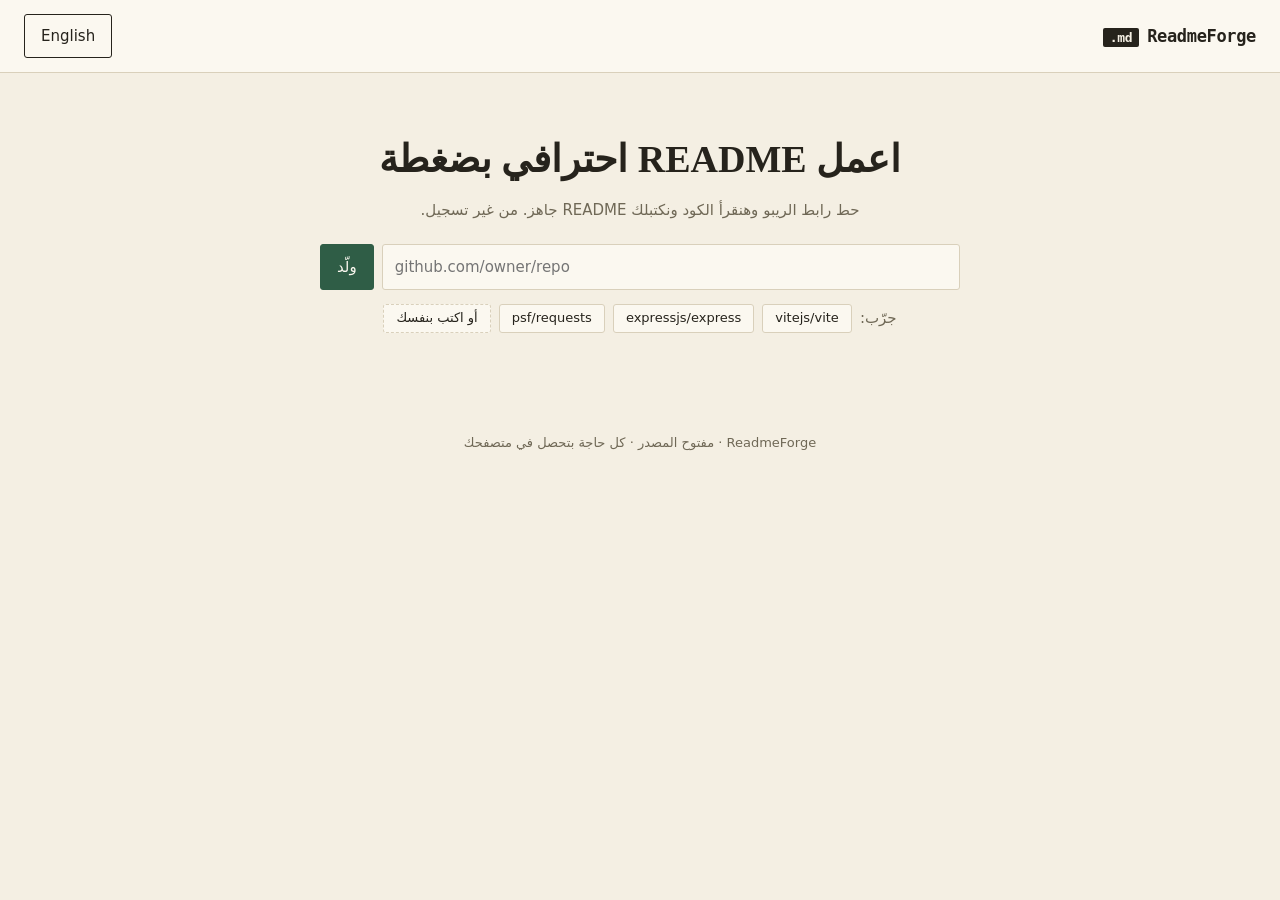
<file: index.html>
<!doctype html>
<html lang="ar" dir="rtl">
<head>
<meta charset="utf-8">
<meta name="viewport" content="width=device-width,initial-scale=1">
<title>ReadmeForge</title>
<link rel="stylesheet" href="style.css">
    <meta property="og:type" content="website">
    <meta property="og:title" content="ReadmeForge">
    <meta property="og:description" content="ReadmeForge">
    <meta property="og:url" content="https://mostaaafaomran-ctrl.github.io/readmeforge/">
    <meta property="og:image" content="https://mostaaafaomran-ctrl.github.io/readmeforge/og.png">
    <meta property="og:image:width" content="1200">
    <meta property="og:image:height" content="630">
    <meta name="twitter:card" content="summary_large_image">
    <meta name="twitter:image" content="https://mostaaafaomran-ctrl.github.io/readmeforge/og.png">
  </head>
<body>
<header>
  <div class="brand"><b>.md</b>ReadmeForge</div>
  <button id="langBtn" class="ghost">English</button>
</header>
<main>
  <section class="hero">
    <h1 data-i="title"></h1>
    <p data-i="sub"></p>
    <form id="form">
      <input id="repo" dir="ltr" placeholder="github.com/owner/repo" autocomplete="off">
      <button type="submit" data-i="go"></button>
    </form>
    <div class="row">
      <span data-i="try"></span>
      <a href="#" class="chip" data-ex="vitejs/vite">vitejs/vite</a>
      <a href="#" class="chip" data-ex="expressjs/express">expressjs/express</a>
      <a href="#" class="chip" data-ex="psf/requests">psf/requests</a>
      <a href="#" id="manual" class="chip alt" data-i="manual"></a>
    </div>
    <div id="status" class="status"></div>
  </section>

  <section id="work" class="work hidden">
    <aside class="panel">
      <h3 data-i="tpl"></h3>
      <div class="seg" id="tpl">
        <button data-v="minimal" data-i="t_min"></button>
        <button data-v="standard" class="on" data-i="t_std"></button>
        <button data-v="detailed" data-i="t_det"></button>
      </div>
      <h3 data-i="outlang"></h3>
      <div class="seg" id="outlang">
        <button data-v="en" class="on">English</button>
        <button data-v="ar">العربية</button>
        <button data-v="both" data-i="both"></button>
      </div>
      <h3 data-i="details"></h3>
      <label><span data-i="f_name"></span><input id="f_name" dir="ltr"></label>
      <label><span data-i="f_desc"></span><textarea id="f_desc" rows="2"></textarea></label>
      <label><span data-i="f_install"></span><textarea id="f_install" rows="3" dir="ltr"></textarea></label>
      <label><span data-i="f_usage"></span><textarea id="f_usage" rows="3" dir="ltr"></textarea></label>
      <label><span data-i="f_features"></span><textarea id="f_features" rows="4"></textarea></label>
      <label><span data-i="f_license"></span><input id="f_license" dir="ltr"></label>
      <h3 data-i="sections"></h3>
      <div id="sections" class="checks"></div>
    </aside>
    <div class="out">
      <div class="bar">
        <div class="seg small" id="view">
          <button data-v="preview" class="on" data-i="preview"></button>
          <button data-v="raw" data-i="raw"></button>
        </div>
        <span class="sp"></span>
        <button id="copy" data-i="copy"></button>
        <button id="dl" class="ghost" data-i="dl"></button>
      </div>
      <article id="preview" class="md" dir="ltr"></article>
      <textarea id="raw" class="hidden" dir="ltr" spellcheck="false"></textarea>
    </div>
  </section>
</main>
<footer data-i="foot"></footer>
<script src="marked.min.js"></script>
<script src="app.js"></script>
</body>
</html>
</file>
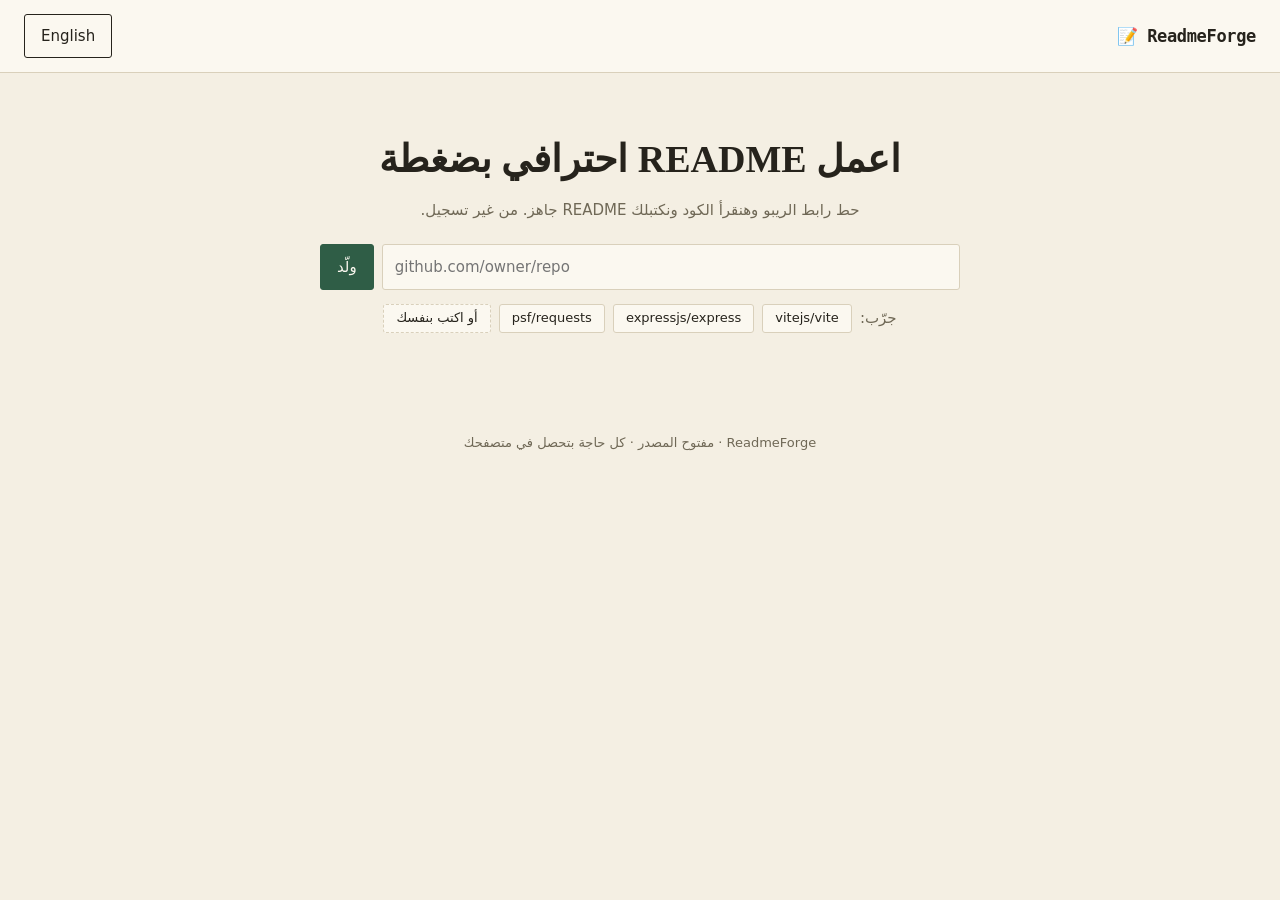
<file: 1-index.html>
<!doctype html>
<html lang="ar" dir="rtl">
<head>
<meta charset="utf-8">
<meta name="viewport" content="width=device-width,initial-scale=1">
<title>ReadmeForge</title>
<link rel="stylesheet" href="style.css">
</head>
<body>
<header>
  <div class="brand">📝 ReadmeForge</div>
  <button id="langBtn" class="ghost">English</button>
</header>
<main>
  <section class="hero">
    <h1 data-i="title"></h1>
    <p data-i="sub"></p>
    <form id="form">
      <input id="repo" dir="ltr" placeholder="github.com/owner/repo" autocomplete="off">
      <button type="submit" data-i="go"></button>
    </form>
    <div class="row">
      <span data-i="try"></span>
      <a href="#" class="chip" data-ex="vitejs/vite">vitejs/vite</a>
      <a href="#" class="chip" data-ex="expressjs/express">expressjs/express</a>
      <a href="#" class="chip" data-ex="psf/requests">psf/requests</a>
      <a href="#" id="manual" class="chip alt" data-i="manual"></a>
    </div>
    <div id="status" class="status"></div>
  </section>

  <section id="work" class="work hidden">
    <aside class="panel">
      <h3 data-i="tpl"></h3>
      <div class="seg" id="tpl">
        <button data-v="minimal" data-i="t_min"></button>
        <button data-v="standard" class="on" data-i="t_std"></button>
        <button data-v="detailed" data-i="t_det"></button>
      </div>
      <h3 data-i="outlang"></h3>
      <div class="seg" id="outlang">
        <button data-v="en" class="on">English</button>
        <button data-v="ar">العربية</button>
        <button data-v="both" data-i="both"></button>
      </div>
      <h3 data-i="details"></h3>
      <label><span data-i="f_name"></span><input id="f_name" dir="ltr"></label>
      <label><span data-i="f_desc"></span><textarea id="f_desc" rows="2"></textarea></label>
      <label><span data-i="f_install"></span><textarea id="f_install" rows="3" dir="ltr"></textarea></label>
      <label><span data-i="f_usage"></span><textarea id="f_usage" rows="3" dir="ltr"></textarea></label>
      <label><span data-i="f_features"></span><textarea id="f_features" rows="4"></textarea></label>
      <label><span data-i="f_license"></span><input id="f_license" dir="ltr"></label>
      <h3 data-i="sections"></h3>
      <div id="sections" class="checks"></div>
    </aside>
    <div class="out">
      <div class="bar">
        <div class="seg small" id="view">
          <button data-v="preview" class="on" data-i="preview"></button>
          <button data-v="raw" data-i="raw"></button>
        </div>
        <span class="sp"></span>
        <button id="copy" data-i="copy"></button>
        <button id="dl" class="ghost" data-i="dl"></button>
      </div>
      <article id="preview" class="md" dir="ltr"></article>
      <textarea id="raw" class="hidden" dir="ltr" spellcheck="false"></textarea>
    </div>
  </section>
</main>
<footer data-i="foot"></footer>
<script src="marked.min.js"></script>
<script src="app.js"></script>
</body>
</html>
</file>
<file: style.css>
:root{--bg:#f4efe3;--card:#fbf8f0;--line:#d9d0bb;--tx:#26231c;--mut:#6f6856;--ac:#2f5d46;--ac2:#2f5d46}
*{box-sizing:border-box}
body{margin:0;background:var(--bg);color:var(--tx);font:15px/1.6 system-ui,"Segoe UI",Tahoma,sans-serif}
header{display:flex;justify-content:space-between;align-items:center;padding:14px 24px;border-bottom:1px solid var(--line)}
.brand{font:700 17px ui-monospace,Menlo,Consolas,monospace;letter-spacing:-.02em;direction:ltr}.brand b{background:var(--tx);color:var(--bg);padding:2px 7px;margin-inline-end:8px;border-radius:2px;font-size:13px}
button{background:var(--ac);color:#fbf8f0;border:1px solid var(--ac);border-radius:3px;padding:9px 16px;font:inherit;cursor:pointer}
button.ghost{background:transparent;border:1px solid var(--tx);color:var(--tx)}
main{max-width:1200px;margin:0 auto;padding:24px}
.hero{text-align:center;padding:32px 0 8px}
.hero h1{font-family:Georgia,"Times New Roman",serif;font-weight:700;font-size:38px;margin:0 0 8px}
.hero p{color:var(--mut);margin:0 0 22px}
form{display:flex;gap:8px;max-width:640px;margin:0 auto 14px}
input,textarea{width:100%;background:var(--card);border:1px solid var(--line);color:var(--tx);border-radius:3px;padding:10px 12px;font:inherit}
textarea{resize:vertical;font-family:inherit}
.row{display:flex;gap:8px;justify-content:center;align-items:center;flex-wrap:wrap;color:var(--mut)}
.chip{background:var(--card);border:1px solid var(--line);border-radius:3px;padding:3px 12px;color:var(--tx);text-decoration:none;font-size:13px;direction:ltr}
.chip.alt{direction:inherit;border-style:dashed}
.status{min-height:26px;margin-top:12px;color:var(--mut)}
.status.err{color:#a8321f}
.hidden{display:none!important}
.work{display:grid;grid-template-columns:340px 1fr;gap:20px;margin-top:20px;align-items:start}
.panel{background:var(--card);border:1px solid var(--line);border-radius:4px;padding:16px}
.panel h3{margin:14px 0 8px;font-size:12px;font-family:ui-monospace,Menlo,Consolas,monospace;text-transform:uppercase;letter-spacing:.06em;color:var(--mut)}
.panel h3:first-child{margin-top:0}
label{display:block;margin-bottom:10px;font-size:13px;color:var(--mut)}
label input,label textarea{margin-top:4px;color:var(--tx)}
.seg{display:flex;border:1px solid var(--line);border-radius:3px;overflow:hidden}
.seg button{flex:1;background:transparent;border-radius:0;color:var(--mut);padding:7px 6px}
.seg button.on{background:var(--ac);color:#fbf8f0}
.seg.small{width:200px}
.checks label{display:flex;gap:8px;align-items:center;margin:0 0 6px;color:var(--tx)}
.checks input{width:auto}
.out{background:var(--card);border:1px solid var(--line);border-radius:4px;min-width:0}
.bar{display:flex;gap:8px;padding:10px;border-bottom:1px solid var(--line);align-items:center}
.sp{flex:1}
.md{padding:24px 28px;background:#fffdf7;color:#1f2328;border-radius:0;min-height:420px;overflow-x:auto}
.md h1,.md h2{border-bottom:1px solid #d8dee4;padding-bottom:.3em}
.md pre{background:#f6f8fa;padding:12px;border-radius:6px;overflow:auto}
.md code{background:#eff1f3;padding:2px 5px;border-radius:4px;font-size:90%}
.md pre code{background:none;padding:0}
.md img{max-width:100%}
.md table{border-collapse:collapse}.md td,.md th{border:1px solid #d0d7de;padding:5px 12px}
#raw{min-height:560px;border:0;border-radius:0;font-family:ui-monospace,Menlo,Consolas,monospace;font-size:13px}
footer{text-align:center;color:var(--mut);padding:30px;font-size:13px}
@media(max-width:860px){.work{grid-template-columns:1fr}form{flex-direction:column}}

header{background:var(--card)}
.out,.panel{box-shadow:3px 3px 0 var(--line)}
</file>
